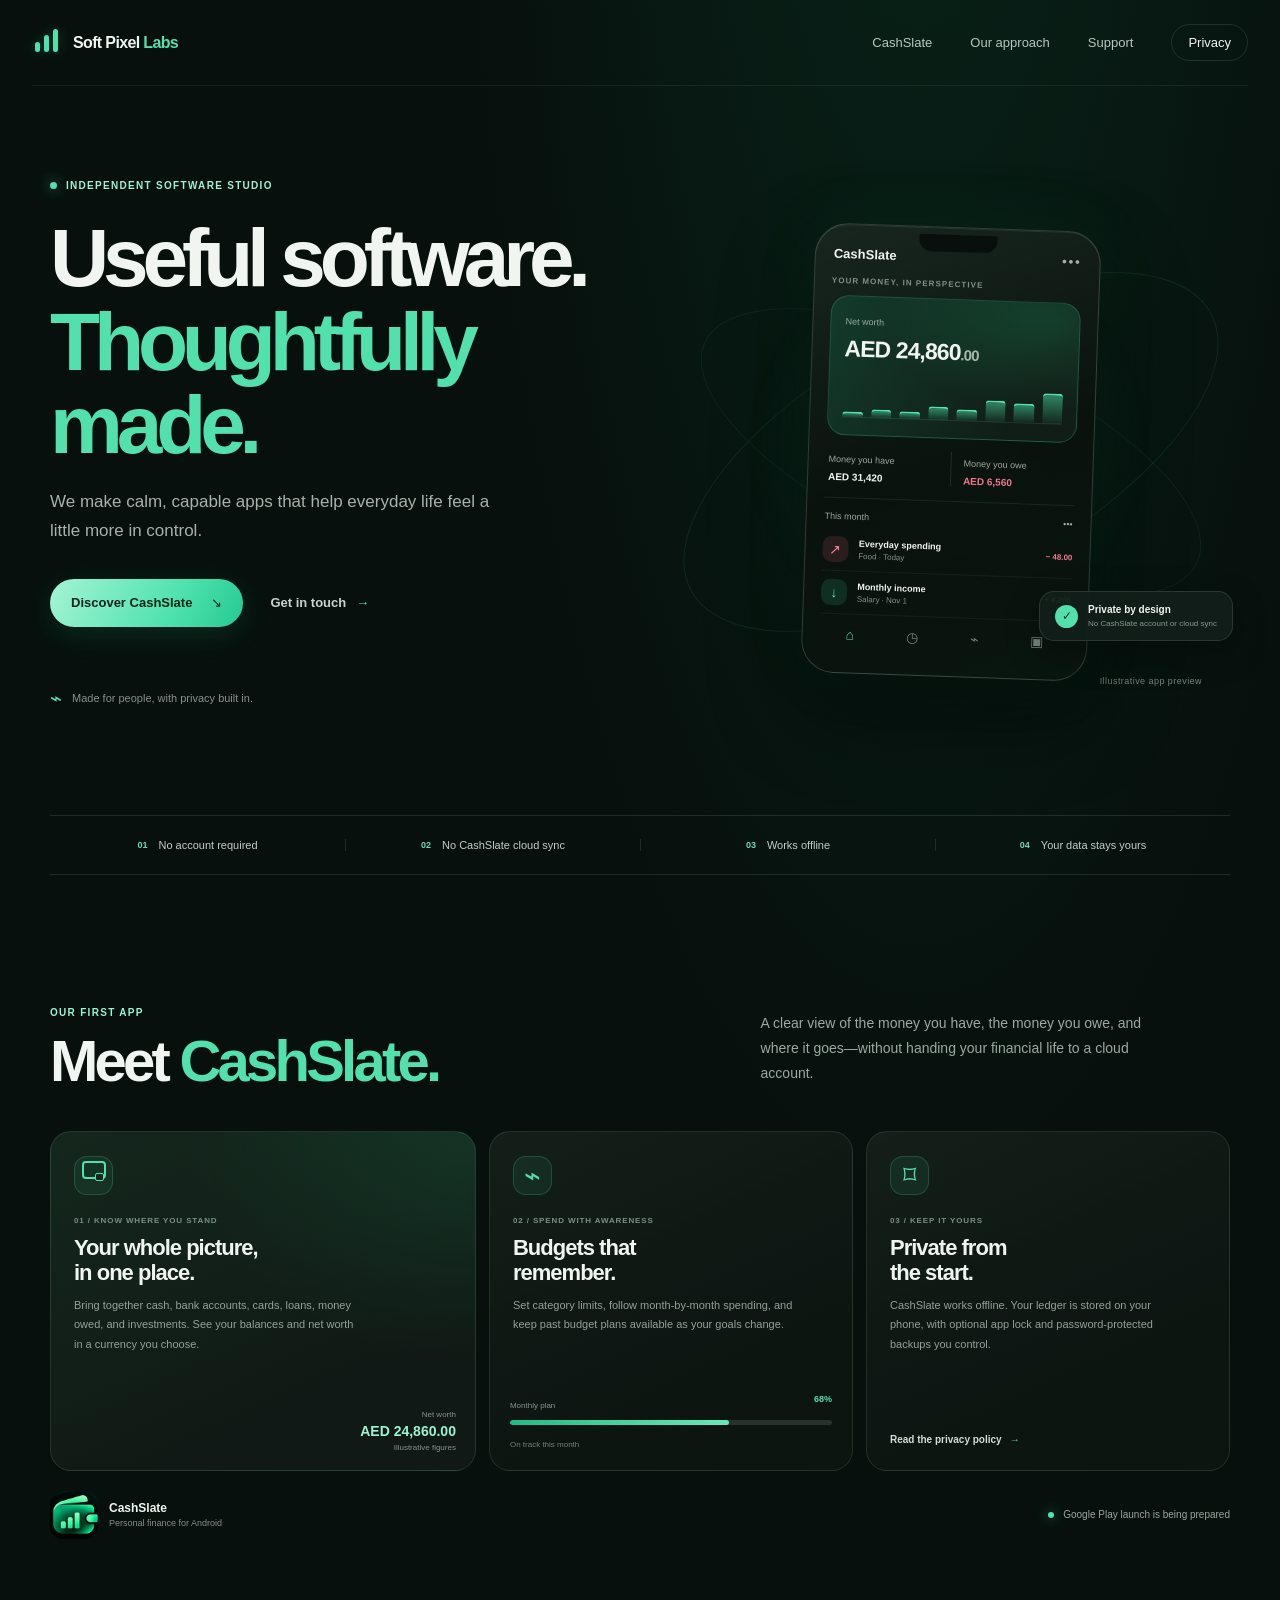
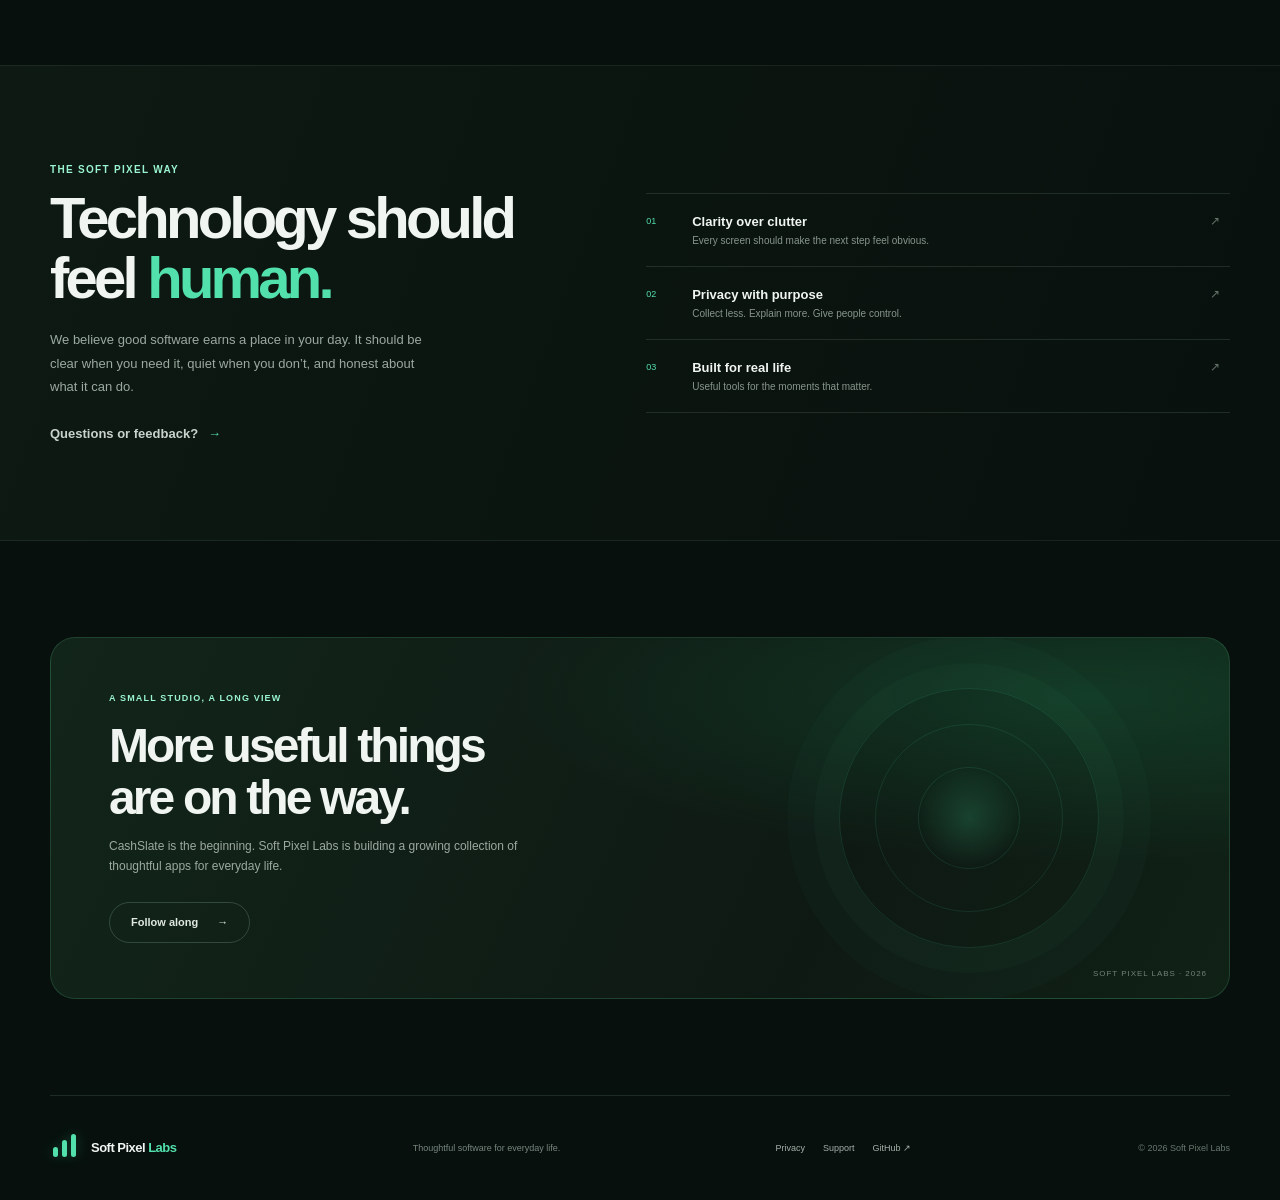
<file: index.html>
<!doctype html>
<html lang="en">
<head>
  <meta charset="utf-8">
  <meta name="viewport" content="width=device-width, initial-scale=1">
  <meta name="theme-color" content="#07100d">
  <meta name="description" content="Soft Pixel Labs makes thoughtful software for everyday life. Meet CashSlate, the private offline money tracker for Android.">
  <meta property="og:type" content="website">
  <meta property="og:title" content="Soft Pixel Labs — thoughtful software, made simply">
  <meta property="og:description" content="Meet CashSlate: a private, offline-first way to understand your money.">
  <meta property="og:image" content="assets/cashslate-mark.png">
  <title>Soft Pixel Labs — thoughtful software, made simply</title>
  <link rel="icon" type="image/png" href="assets/cashslate-mark.png">
  <link rel="stylesheet" href="styles.css">
  <script src="script.js" defer></script>
</head>
<body>
  <div class="ambient ambient-one" aria-hidden="true"></div>
  <div class="ambient ambient-two" aria-hidden="true"></div>
  <header class="site-header">
    <a class="brand" href="#top" aria-label="Soft Pixel Labs home">
      <span class="brand-mark"><span></span><span></span><span></span></span>
      <span>Soft Pixel <b>Labs</b></span>
    </a>
    <button class="menu-toggle" type="button" aria-label="Open navigation" aria-expanded="false" aria-controls="site-nav">
      <span></span><span></span>
    </button>
    <nav class="site-nav" id="site-nav" aria-label="Main navigation">
      <a href="#cashslate">CashSlate</a>
      <a href="#principles">Our approach</a>
      <a href="support.html">Support</a>
      <a class="nav-cta" href="privacy.html">Privacy</a>
    </nav>
  </header>

  <main id="top">
    <section class="hero page-width">
      <div class="hero-copy">
        <div class="eyebrow"><span class="status-dot"></span> Independent software studio</div>
        <h1>Useful software.<br><span>Thoughtfully made.</span></h1>
        <p class="hero-lede">We make calm, capable apps that help everyday life feel a little more in control.</p>
        <div class="hero-actions">
          <a class="button button-primary" href="#cashslate">Discover CashSlate <span aria-hidden="true">↘</span></a>
          <a class="text-link" href="support.html">Get in touch <span aria-hidden="true">→</span></a>
        </div>
        <div class="hero-proof"><span class="proof-icon" aria-hidden="true">⌁</span><span>Made for people, with privacy built in.</span></div>
      </div>

      <div class="hero-art" aria-label="Illustrative preview of the CashSlate money dashboard">
        <div class="orbit orbit-a"></div><div class="orbit orbit-b"></div>
        <div class="glow-disc"></div>
        <div class="phone-frame">
          <div class="phone-top"><span>CashSlate</span><span class="phone-avatar">•••</span></div>
          <div class="preview-label">YOUR MONEY, IN PERSPECTIVE</div>
          <div class="preview-networth">
            <span>Net worth</span>
            <strong>AED 24,860<span>.00</span></strong>
            <div class="preview-chart" aria-hidden="true"><i></i><i></i><i></i><i></i><i></i><i></i><i></i><i></i></div>
          </div>
          <div class="preview-split">
            <div><span>Money you have</span><b>AED 31,420</b></div>
            <div><span>Money you owe</span><b class="coral">AED 6,560</b></div>
          </div>
          <div class="preview-section-title"><span>This month</span><span>•••</span></div>
          <div class="preview-row"><span class="row-icon mint">↗</span><span><b>Everyday spending</b><small>Food · Today</small></span><strong class="coral">− 48.00</strong></div>
          <div class="preview-row"><span class="row-icon green">↓</span><span><b>Monthly income</b><small>Salary · Nov 1</small></span><strong class="mint-text">+ 4,200</strong></div>
          <div class="preview-tabs"><span class="active-tab">⌂</span><span>◷</span><span>⌁</span><span>▣</span></div>
        </div>
        <div class="float-note"><span class="note-check">✓</span><span><b>Private by design</b><small>No CashSlate account or cloud sync</small></span></div>
        <span class="art-caption">Illustrative app preview</span>
      </div>
    </section>

    <section class="trust-strip page-width" aria-label="CashSlate principles">
      <div><span class="strip-mark">01</span><span>No account required</span></div>
      <div><span class="strip-mark">02</span><span>No CashSlate cloud sync</span></div>
      <div><span class="strip-mark">03</span><span>Works offline</span></div>
      <div><span class="strip-mark">04</span><span>Your data stays yours</span></div>
    </section>

    <section class="product-section page-width" id="cashslate">
      <div class="section-heading">
        <div><div class="eyebrow">Our first app</div><h2>Meet <span>CashSlate.</span></h2></div>
        <p>A clear view of the money you have, the money you owe, and where it goes—without handing your financial life to a cloud account.</p>
      </div>
      <div class="product-grid">
        <article class="feature-card feature-large">
          <div class="feature-icon icon-wallet" aria-hidden="true"><span></span></div>
          <div class="feature-kicker">01 / Know where you stand</div>
          <h3>Your whole picture,<br>in one place.</h3>
          <p>Bring together cash, bank accounts, cards, loans, money owed, and investments. See your balances and net worth in a currency you choose.</p>
          <div class="mini-balance"><span>Net worth</span><strong>AED 24,860.00</strong><small>Illustrative figures</small></div>
        </article>
        <article class="feature-card">
          <div class="feature-icon icon-chart" aria-hidden="true">⌁</div>
          <div class="feature-kicker">02 / Spend with awareness</div>
          <h3>Budgets that<br>remember.</h3>
          <p>Set category limits, follow month-by-month spending, and keep past budget plans available as your goals change.</p>
          <div class="budget-meter"><span>Monthly plan</span><b>68%</b><i><em></em></i><small>On track this month</small></div>
        </article>
        <article class="feature-card">
          <div class="feature-icon icon-lock" aria-hidden="true">⌑</div>
          <div class="feature-kicker">03 / Keep it yours</div>
          <h3>Private from<br>the start.</h3>
          <p>CashSlate works offline. Your ledger is stored on your phone, with optional app lock and password-protected backups you control.</p>
          <a class="card-link" href="privacy.html">Read the privacy policy <span>→</span></a>
        </article>
      </div>
      <div class="product-footer">
        <div class="app-brand"><img src="assets/cashslate-mark.png" alt="" width="48" height="48"><span><b>CashSlate</b><small>Personal finance for Android</small></span></div>
        <div class="availability"><span class="availability-dot"></span><span>Google Play launch is being prepared</span></div>
      </div>
    </section>

    <section class="principles-section" id="principles">
      <div class="page-width principles-inner">
        <div class="principles-copy"><div class="eyebrow">The Soft Pixel way</div><h2>Technology should<br>feel <span>human.</span></h2><p>We believe good software earns a place in your day. It should be clear when you need it, quiet when you don’t, and honest about what it can do.</p><a class="text-link" href="support.html">Questions or feedback? <span aria-hidden="true">→</span></a></div>
        <div class="principles-list">
          <div><span>01</span><p><b>Clarity over clutter</b><small>Every screen should make the next step feel obvious.</small></p><span class="list-arrow">↗</span></div>
          <div><span>02</span><p><b>Privacy with purpose</b><small>Collect less. Explain more. Give people control.</small></p><span class="list-arrow">↗</span></div>
          <div><span>03</span><p><b>Built for real life</b><small>Useful tools for the moments that matter.</small></p><span class="list-arrow">↗</span></div>
        </div>
      </div>
    </section>

    <section class="future-section page-width">
      <div class="future-card"><div class="future-orb"></div><div class="eyebrow">A small studio, a long view</div><h2>More useful things<br>are on the way.</h2><p>CashSlate is the beginning. Soft Pixel Labs is building a growing collection of thoughtful apps for everyday life.</p><a class="button button-quiet" href="support.html">Follow along <span aria-hidden="true">→</span></a><span class="future-index">SOFT PIXEL LABS · 2026</span></div>
    </section>
  </main>

  <footer class="site-footer page-width">
    <a class="brand footer-brand" href="#top"><span class="brand-mark"><span></span><span></span><span></span></span><span>Soft Pixel <b>Labs</b></span></a>
    <p>Thoughtful software for everyday life.</p>
    <div class="footer-links"><a href="privacy.html">Privacy</a><a href="support.html">Support</a><a href="https://github.com/nizamek/soft-pixel-labs-website" target="_blank" rel="noopener noreferrer">GitHub <span aria-hidden="true">↗</span></a></div>
    <small class="copyright">© <span data-year>2026</span> Soft Pixel Labs</small>
  </footer>
</body>
</html>
</file>
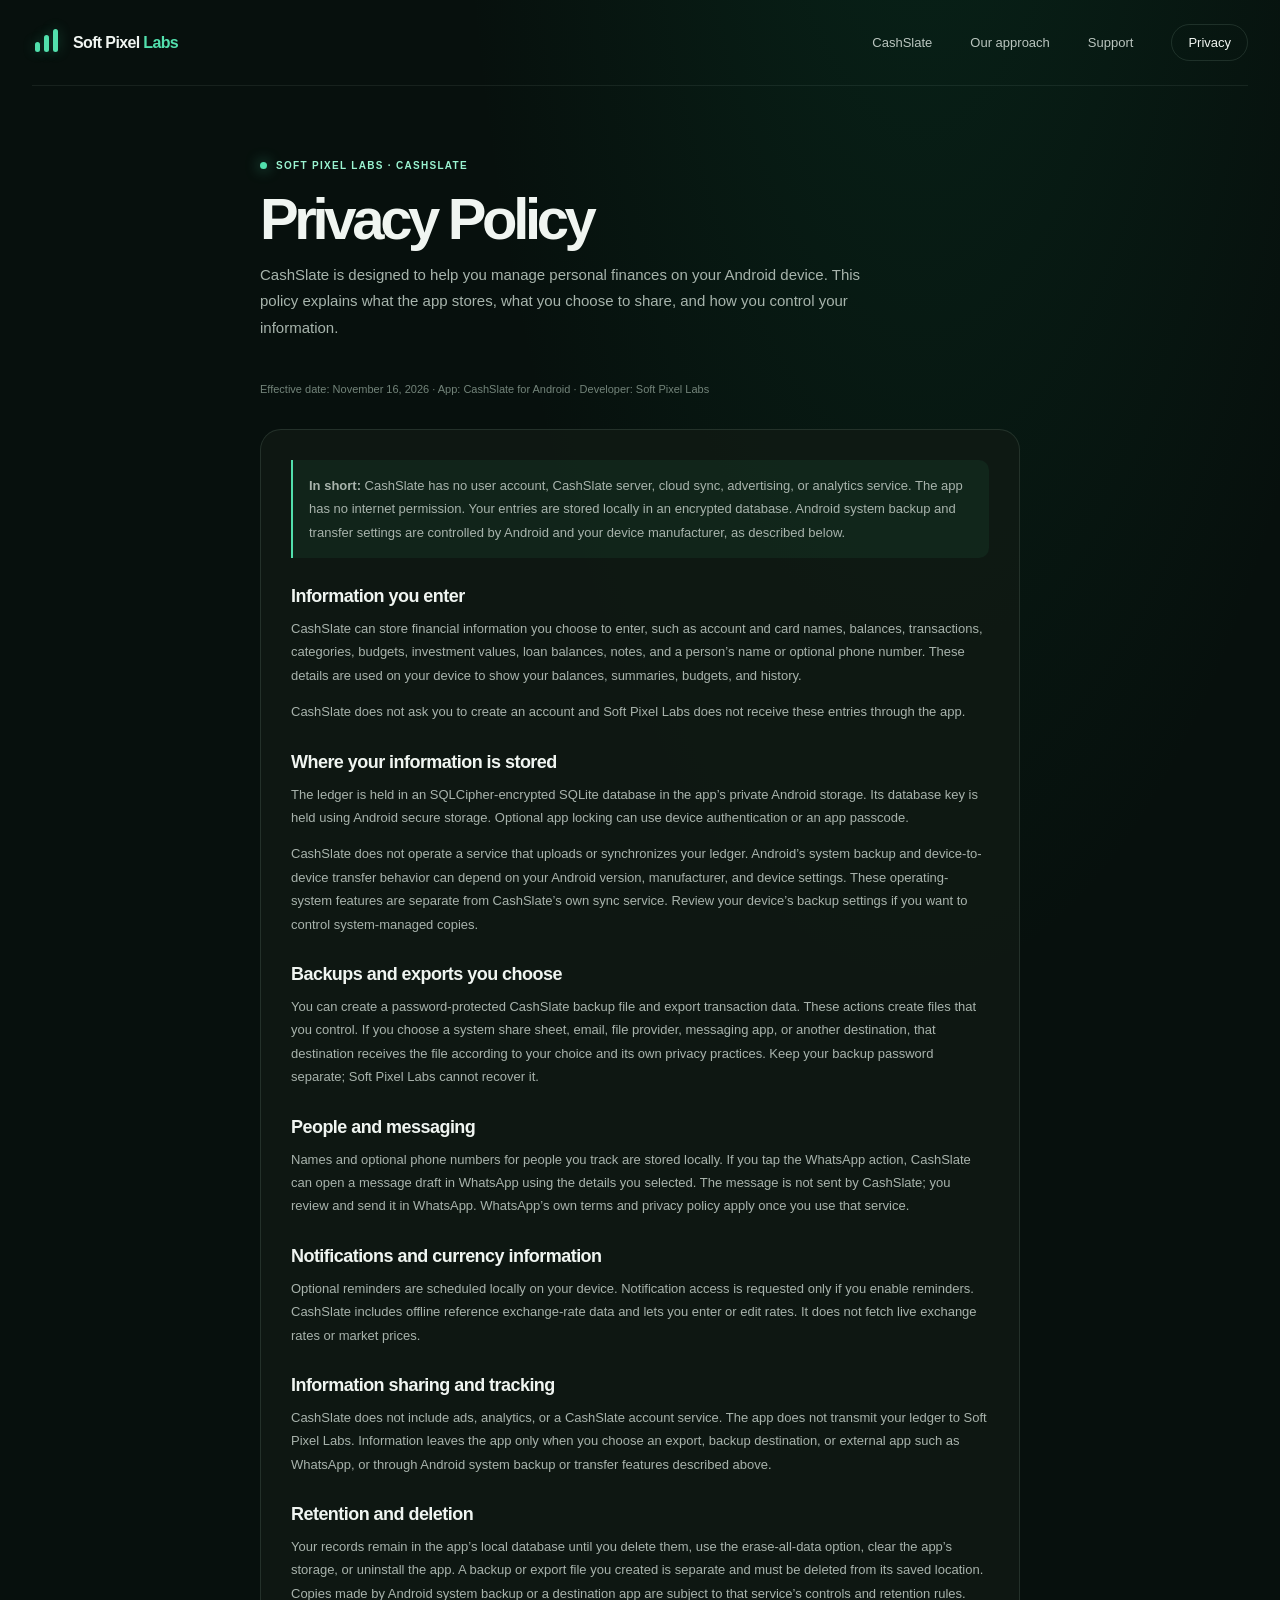
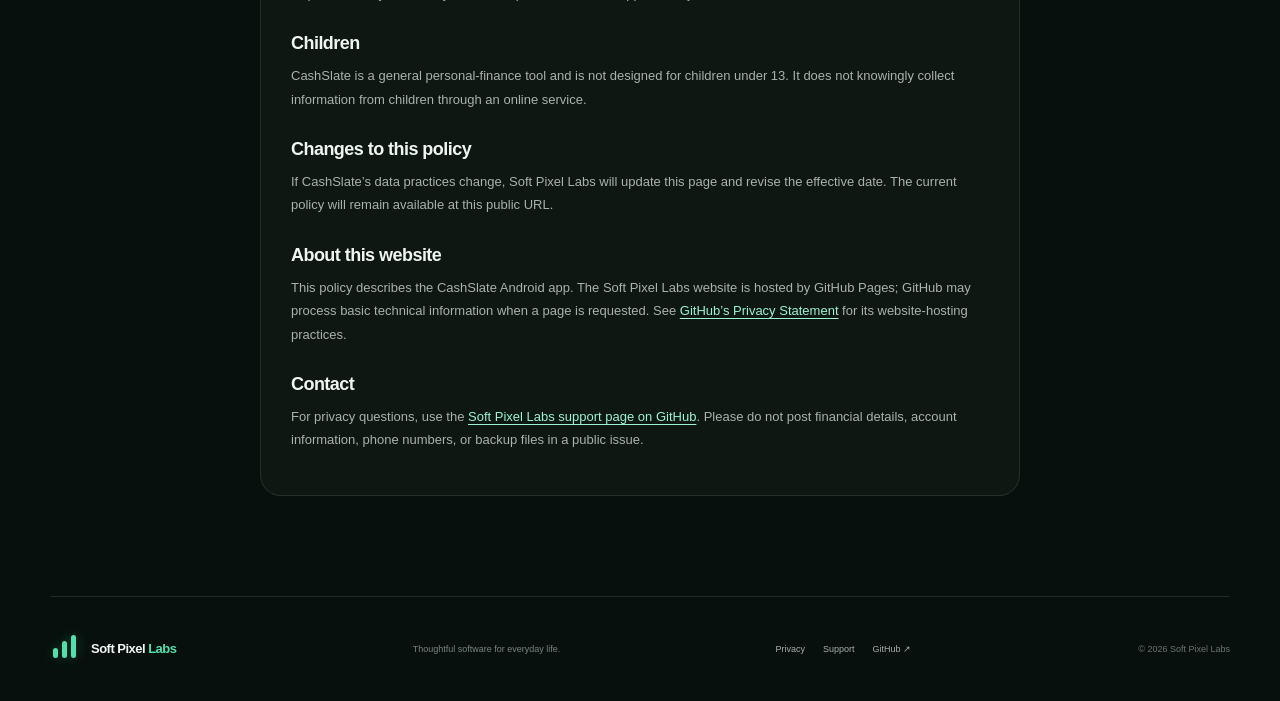
<file: privacy.html>
<!doctype html>
<html lang="en">
<head>
  <meta charset="utf-8">
  <meta name="viewport" content="width=device-width, initial-scale=1">
  <meta name="theme-color" content="#07100d">
  <meta name="description" content="Privacy policy for CashSlate by Soft Pixel Labs.">
  <title>CashSlate Privacy Policy — Soft Pixel Labs</title>
  <link rel="icon" type="image/png" href="assets/cashslate-mark.png">
  <link rel="stylesheet" href="styles.css">
  <script src="script.js" defer></script>
</head>
<body>
  <header class="site-header">
    <a class="brand" href="index.html" aria-label="Soft Pixel Labs home"><span class="brand-mark"><span></span><span></span><span></span></span><span>Soft Pixel <b>Labs</b></span></a>
    <button class="menu-toggle" type="button" aria-label="Open navigation" aria-expanded="false" aria-controls="site-nav"><span></span><span></span></button>
    <nav class="site-nav" id="site-nav" aria-label="Main navigation"><a href="index.html#cashslate">CashSlate</a><a href="index.html#principles">Our approach</a><a href="support.html">Support</a><a class="nav-cta" href="privacy.html" aria-current="page">Privacy</a></nav>
  </header>
  <main class="document-main">
    <article class="document-wrap">
      <div class="eyebrow"><span class="status-dot"></span> Soft Pixel Labs · CashSlate</div>
      <h1>Privacy Policy</h1>
      <p class="document-intro">CashSlate is designed to help you manage personal finances on your Android device. This policy explains what the app stores, what you choose to share, and how you control your information.</p>
      <div class="document-meta">Effective date: November 16, 2026 · App: CashSlate for Android · Developer: Soft Pixel Labs</div>
      <div class="document-content">
        <p class="callout"><strong>In short:</strong> CashSlate has no user account, CashSlate server, cloud sync, advertising, or analytics service. The app has no internet permission. Your entries are stored locally in an encrypted database. Android system backup and transfer settings are controlled by Android and your device manufacturer, as described below.</p>

        <h2>Information you enter</h2>
        <p>CashSlate can store financial information you choose to enter, such as account and card names, balances, transactions, categories, budgets, investment values, loan balances, notes, and a person’s name or optional phone number. These details are used on your device to show your balances, summaries, budgets, and history.</p>
        <p>CashSlate does not ask you to create an account and Soft Pixel Labs does not receive these entries through the app.</p>

        <h2>Where your information is stored</h2>
        <p>The ledger is held in an SQLCipher-encrypted SQLite database in the app’s private Android storage. Its database key is held using Android secure storage. Optional app locking can use device authentication or an app passcode.</p>
        <p>CashSlate does not operate a service that uploads or synchronizes your ledger. Android’s system backup and device-to-device transfer behavior can depend on your Android version, manufacturer, and device settings. These operating-system features are separate from CashSlate’s own sync service. Review your device’s backup settings if you want to control system-managed copies.</p>

        <h2>Backups and exports you choose</h2>
        <p>You can create a password-protected CashSlate backup file and export transaction data. These actions create files that you control. If you choose a system share sheet, email, file provider, messaging app, or another destination, that destination receives the file according to your choice and its own privacy practices. Keep your backup password separate; Soft Pixel Labs cannot recover it.</p>

        <h2>People and messaging</h2>
        <p>Names and optional phone numbers for people you track are stored locally. If you tap the WhatsApp action, CashSlate can open a message draft in WhatsApp using the details you selected. The message is not sent by CashSlate; you review and send it in WhatsApp. WhatsApp’s own terms and privacy policy apply once you use that service.</p>

        <h2>Notifications and currency information</h2>
        <p>Optional reminders are scheduled locally on your device. Notification access is requested only if you enable reminders. CashSlate includes offline reference exchange-rate data and lets you enter or edit rates. It does not fetch live exchange rates or market prices.</p>

        <h2>Information sharing and tracking</h2>
        <p>CashSlate does not include ads, analytics, or a CashSlate account service. The app does not transmit your ledger to Soft Pixel Labs. Information leaves the app only when you choose an export, backup destination, or external app such as WhatsApp, or through Android system backup or transfer features described above.</p>

        <h2>Retention and deletion</h2>
        <p>Your records remain in the app’s local database until you delete them, use the erase-all-data option, clear the app’s storage, or uninstall the app. A backup or export file you created is separate and must be deleted from its saved location. Copies made by Android system backup or a destination app are subject to that service’s controls and retention rules.</p>

        <h2>Children</h2>
        <p>CashSlate is a general personal-finance tool and is not designed for children under 13. It does not knowingly collect information from children through an online service.</p>

        <h2>Changes to this policy</h2>
        <p>If CashSlate’s data practices change, Soft Pixel Labs will update this page and revise the effective date. The current policy will remain available at this public URL.</p>

        <h2>About this website</h2>
        <p>This policy describes the CashSlate Android app. The Soft Pixel Labs website is hosted by GitHub Pages; GitHub may process basic technical information when a page is requested. See <a href="https://docs.github.com/en/site-policy/privacy-policies/github-privacy-statement" target="_blank" rel="noopener noreferrer">GitHub’s Privacy Statement</a> for its website-hosting practices.</p>

        <h2>Contact</h2>
        <p>For privacy questions, use the <a href="https://github.com/nizamek/soft-pixel-labs-website/issues" target="_blank" rel="noopener noreferrer">Soft Pixel Labs support page on GitHub</a>. Please do not post financial details, account information, phone numbers, or backup files in a public issue.</p>
      </div>
    </article>
  </main>
  <footer class="site-footer page-width">
    <a class="brand footer-brand" href="index.html"><span class="brand-mark"><span></span><span></span><span></span></span><span>Soft Pixel <b>Labs</b></span></a>
    <p>Thoughtful software for everyday life.</p>
    <div class="footer-links"><a href="privacy.html" aria-current="page">Privacy</a><a href="support.html">Support</a><a href="https://github.com/nizamek/soft-pixel-labs-website" target="_blank" rel="noopener noreferrer">GitHub ↗</a></div>
    <small class="copyright">© <span data-year>2026</span> Soft Pixel Labs</small>
  </footer>
</body>
</html>
</file>
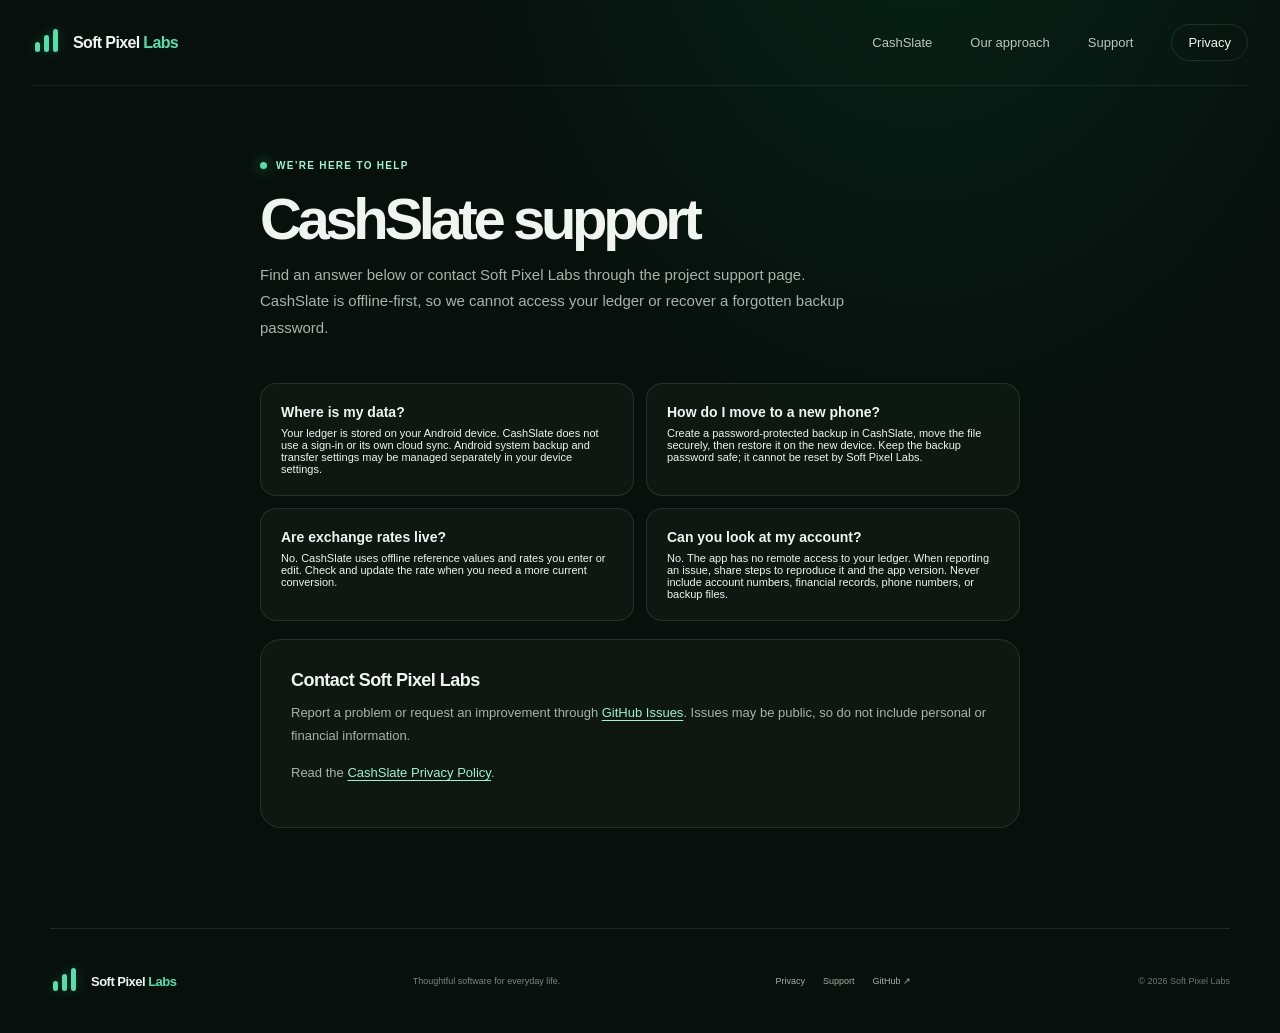
<file: support.html>
<!doctype html>
<html lang="en">
<head>
  <meta charset="utf-8">
  <meta name="viewport" content="width=device-width, initial-scale=1">
  <meta name="theme-color" content="#07100d">
  <meta name="description" content="CashSlate help, common questions, and support from Soft Pixel Labs.">
  <title>CashSlate Support — Soft Pixel Labs</title>
  <link rel="icon" type="image/png" href="assets/cashslate-mark.png">
  <link rel="stylesheet" href="styles.css">
  <script src="script.js" defer></script>
</head>
<body>
  <header class="site-header">
    <a class="brand" href="index.html" aria-label="Soft Pixel Labs home"><span class="brand-mark"><span></span><span></span><span></span></span><span>Soft Pixel <b>Labs</b></span></a>
    <button class="menu-toggle" type="button" aria-label="Open navigation" aria-expanded="false" aria-controls="site-nav"><span></span><span></span></button>
    <nav class="site-nav" id="site-nav" aria-label="Main navigation"><a href="index.html#cashslate">CashSlate</a><a href="index.html#principles">Our approach</a><a href="support.html" aria-current="page">Support</a><a class="nav-cta" href="privacy.html">Privacy</a></nav>
  </header>
  <main class="document-main">
    <article class="document-wrap">
      <div class="eyebrow"><span class="status-dot"></span> We’re here to help</div>
      <h1>CashSlate support</h1>
      <p class="document-intro">Find an answer below or contact Soft Pixel Labs through the project support page. CashSlate is offline-first, so we cannot access your ledger or recover a forgotten backup password.</p>
      <div class="support-grid">
        <section class="support-card"><h2>Where is my data?</h2><p>Your ledger is stored on your Android device. CashSlate does not use a sign-in or its own cloud sync. Android system backup and transfer settings may be managed separately in your device settings.</p></section>
        <section class="support-card"><h2>How do I move to a new phone?</h2><p>Create a password-protected backup in CashSlate, move the file securely, then restore it on the new device. Keep the backup password safe; it cannot be reset by Soft Pixel Labs.</p></section>
        <section class="support-card"><h2>Are exchange rates live?</h2><p>No. CashSlate uses offline reference values and rates you enter or edit. Check and update the rate when you need a more current conversion.</p></section>
        <section class="support-card"><h2>Can you look at my account?</h2><p>No. The app has no remote access to your ledger. When reporting an issue, share steps to reproduce it and the app version. Never include account numbers, financial records, phone numbers, or backup files.</p></section>
      </div>
      <div class="document-content support-contact">
        <h2>Contact Soft Pixel Labs</h2>
        <p>Report a problem or request an improvement through <a href="https://github.com/nizamek/soft-pixel-labs-website/issues" target="_blank" rel="noopener noreferrer">GitHub Issues</a>. Issues may be public, so do not include personal or financial information.</p>
        <p>Read the <a href="privacy.html">CashSlate Privacy Policy</a>.</p>
      </div>
    </article>
  </main>
  <footer class="site-footer page-width">
    <a class="brand footer-brand" href="index.html"><span class="brand-mark"><span></span><span></span><span></span></span><span>Soft Pixel <b>Labs</b></span></a>
    <p>Thoughtful software for everyday life.</p>
    <div class="footer-links"><a href="privacy.html">Privacy</a><a href="support.html" aria-current="page">Support</a><a href="https://github.com/nizamek/soft-pixel-labs-website" target="_blank" rel="noopener noreferrer">GitHub ↗</a></div>
    <small class="copyright">© <span data-year>2026</span> Soft Pixel Labs</small>
  </footer>
</body>
</html>
</file>
<file: styles.css>
:root {
  color-scheme: dark;
  --bg: #07100d;
  --bg-soft: #0b1511;
  --panel: #111c17;
  --panel-strong: #14221b;
  --line: rgba(181, 222, 201, .13);
  --line-bright: rgba(112, 234, 183, .26);
  --text: #f0f5f1;
  --muted: #98a69f;
  --mint: #52e0ad;
  --mint-soft: #9af4d1;
  --coral: #f0788b;
  --font-display: "Inter", "Segoe UI", Arial, sans-serif;
  --font-body: "Inter", "Segoe UI", Arial, sans-serif;
  font-family: var(--font-body);
  background: var(--bg);
  color: var(--text);
  font-synthesis: none;
  text-rendering: optimizeLegibility;
  -webkit-font-smoothing: antialiased;
}

* { box-sizing: border-box; }
html { scroll-behavior: smooth; scroll-padding-top: 95px; }
body { min-width: 320px; margin: 0; overflow-x: hidden; background: radial-gradient(ellipse at 72% -16%, rgba(12, 117, 74, .2), transparent 36%), var(--bg); }
a { color: inherit; text-decoration: none; }
button { font: inherit; }
.page-width { width: min(1180px, calc(100% - 64px)); margin-inline: auto; }
.ambient { position: absolute; z-index: -1; pointer-events: none; filter: blur(90px); opacity: .18; border-radius: 50%; }
.ambient-one { width: 450px; height: 450px; top: 280px; right: -230px; background: #16a56c; }
.ambient-two { width: 360px; height: 360px; top: 1520px; left: -230px; background: #0a6346; }

.site-header { width: min(1280px, calc(100% - 64px)); height: 86px; margin: 0 auto; display: flex; align-items: center; justify-content: space-between; border-bottom: 1px solid rgba(219, 244, 230, .07); position: relative; z-index: 5; }
.brand { display: inline-flex; align-items: center; gap: 12px; font-family: var(--font-display); font-size: 16px; font-weight: 700; letter-spacing: -.04em; white-space: nowrap; }
.brand b { color: var(--mint); font-weight: 700; }
.brand-mark { height: 27px; display: inline-flex; align-items: end; gap: 4px; padding: 4px 3px; }
.brand-mark span { width: 5px; border-radius: 5px; background: var(--mint); box-shadow: 0 0 13px rgba(82, 224, 173, .28); }
.brand-mark span:nth-child(1) { height: 10px; }.brand-mark span:nth-child(2) { height: 17px; }.brand-mark span:nth-child(3) { height: 23px; }
.site-nav { display: flex; align-items: center; gap: 38px; font-size: 13px; color: #bac5bf; }
.site-nav a { transition: color .2s ease; }.site-nav a:hover, .footer-links a:hover { color: var(--mint); }
.site-nav .nav-cta { color: var(--text); border: 1px solid var(--line); padding: 10px 16px; border-radius: 999px; }
.menu-toggle { display: none; }

.hero { min-height: 670px; padding-block: 94px 90px; display: grid; grid-template-columns: 1.03fr .97fr; align-items: center; gap: 28px; }
.hero-copy { position: relative; z-index: 2; padding-bottom: 15px; }
.eyebrow { display: flex; align-items: center; gap: 9px; color: var(--mint-soft); text-transform: uppercase; letter-spacing: .13em; font-size: 10px; font-weight: 700; }
.status-dot, .availability-dot { width: 7px; height: 7px; border-radius: 50%; background: var(--mint); box-shadow: 0 0 14px rgba(82, 224, 173, .7); }
h1, h2, h3, p { margin-top: 0; }
h1, h2, h3 { font-family: var(--font-display); }
h1 { margin: 25px 0 21px; font-size: clamp(52px, 6.7vw, 82px); line-height: 1.02; letter-spacing: -.075em; font-weight: 700; }
h1 span, .section-heading h2 span, .principles-copy h2 span { color: var(--mint); }
.hero-lede { max-width: 470px; color: #a6b2ab; font-size: 17px; line-height: 1.7; }
.hero-actions { display: flex; align-items: center; gap: 27px; margin-top: 33px; }
.button { min-height: 48px; display: inline-flex; align-items: center; justify-content: center; gap: 19px; border-radius: 999px; padding: 0 21px; font-size: 13px; font-weight: 700; transition: transform .2s ease, box-shadow .2s ease, border-color .2s ease; }
.button:hover { transform: translateY(-2px); }
.button-primary { color: #06251a; background: linear-gradient(115deg, #a4f4d5, #4de1ad 65%, #26c992); box-shadow: 0 7px 28px rgba(36, 204, 143, .15); }
.button-primary:hover { box-shadow: 0 9px 34px rgba(36, 204, 143, .27); }
.text-link { display: inline-flex; gap: 10px; align-items: center; color: #c9d2cd; font-size: 13px; font-weight: 600; }
.text-link span, .card-link span { color: var(--mint); transition: transform .2s ease; }.text-link:hover span, .card-link:hover span { transform: translateX(3px); }
.hero-proof { display: flex; gap: 10px; align-items: center; margin-top: 59px; color: #83928a; font-size: 11px; }
.proof-icon { color: var(--mint); font-size: 20px; }

.hero-art { height: 500px; position: relative; display: grid; place-items: center; }
.glow-disc { width: 380px; height: 380px; position: absolute; border-radius: 50%; background: radial-gradient(circle at 48% 46%, rgba(40, 182, 123, .24), rgba(16, 82, 57, .08) 48%, transparent 71%); filter: blur(10px); }
.orbit { position: absolute; border: 1px solid rgba(89, 222, 165, .1); border-radius: 50%; transform: rotate(-28deg); }
.orbit-a { width: 590px; height: 260px; }.orbit-b { width: 540px; height: 205px; transform: rotate(24deg); border-color: rgba(89, 222, 165, .08); }
.phone-frame { width: 286px; height: 450px; position: relative; z-index: 1; padding: 17px 17px 13px; border: 1px solid rgba(193, 226, 207, .2); border-radius: 33px; background: linear-gradient(160deg, rgba(25, 39, 32, .98), rgba(10, 18, 14, .98) 52%, rgba(9, 22, 16, .96)); box-shadow: 0 34px 90px rgba(0, 0, 0, .48), inset 0 1px rgba(255, 255, 255, .08), 0 0 70px rgba(37, 203, 134, .07); transform: rotate(2deg); }
.phone-frame::before { content: ""; width: 78px; height: 17px; position: absolute; left: 50%; top: 7px; transform: translateX(-50%); border-radius: 0 0 12px 12px; background: #080f0c; }
.phone-top { display: flex; justify-content: space-between; align-items: center; padding: 5px 1px 15px; font-family: var(--font-display); font-weight: 700; font-size: 13px; }
.phone-avatar { color: #a2b1a8; letter-spacing: 2px; }.preview-label { color: #7f9086; font-size: 8px; letter-spacing: .13em; font-weight: 700; }
.preview-networth { height: 140px; position: relative; margin-top: 10px; padding: 14px; overflow: hidden; border: 1px solid rgba(82, 224, 173, .21); border-radius: 18px; background: radial-gradient(ellipse at 88% 12%, rgba(31, 154, 98, .25), transparent 54%), linear-gradient(120deg, #123b2b, #111d17 80%); }
.preview-networth > span, .preview-split span, .preview-section-title { color: #99aaa0; font-size: 9px; }.preview-networth strong { display: block; margin-top: 7px; font-family: var(--font-display); font-size: 23px; letter-spacing: -.04em; }.preview-networth strong span { color: #a8b7ad; font-size: 15px; }
.preview-chart { position: absolute; left: 14px; right: 14px; bottom: 17px; height: 33px; display: flex; align-items: end; gap: 8px; border-bottom: 1px solid rgba(179, 223, 199, .12); }.preview-chart i { flex: 1; background: linear-gradient(0deg, rgba(60, 214, 157, .06), rgba(75, 228, 169, .5)); border-top: 2px solid #54e4b0; border-radius: 4px 4px 0 0; }.preview-chart i:nth-child(1) { height: 16%; }.preview-chart i:nth-child(2) { height: 26%; }.preview-chart i:nth-child(3) { height: 22%; }.preview-chart i:nth-child(4) { height: 42%; }.preview-chart i:nth-child(5) { height: 34%; }.preview-chart i:nth-child(6) { height: 65%; }.preview-chart i:nth-child(7) { height: 58%; }.preview-chart i:nth-child(8) { height: 94%; }
.preview-split { display: grid; grid-template-columns: 1fr 1fr; padding: 13px 3px 15px; border-bottom: 1px solid rgba(179, 223, 199, .1); }.preview-split div + div { padding-left: 12px; border-left: 1px solid rgba(179, 223, 199, .14); }.preview-split b { display: block; margin-top: 5px; font-size: 10px; }.coral { color: var(--coral) !important; }.preview-section-title { display: flex; justify-content: space-between; padding: 13px 1px 7px; }
.preview-row { display: grid; grid-template-columns: 28px 1fr auto; gap: 8px; align-items: center; padding-block: 8px; border-bottom: 1px solid rgba(179, 223, 199, .07); }.preview-row b { display: block; font-size: 9px; font-weight: 600; }.preview-row small { display: block; margin-top: 3px; color: #829187; font-size: 8px; }.preview-row strong { font-size: 8px; }.mint-text { color: var(--mint); }.row-icon { width: 26px; height: 26px; display: grid; place-items: center; border-radius: 9px; font-size: 14px; }.row-icon.mint { color: #ff8190; background: rgba(229, 92, 118, .15); }.row-icon.green { color: var(--mint); background: rgba(57, 205, 145, .15); }
.preview-tabs { display: flex; justify-content: space-around; padding-top: 12px; color: #73847a; font-size: 14px; }.preview-tabs .active-tab { color: var(--mint); }
.float-note { position: absolute; right: -3px; bottom: 61px; z-index: 2; display: flex; gap: 10px; align-items: center; padding: 12px 15px; border: 1px solid rgba(213, 242, 225, .12); border-radius: 15px; background: rgba(19, 31, 25, .93); box-shadow: 0 12px 35px rgba(0, 0, 0, .28); }.note-check { width: 23px; height: 23px; display: grid; place-items: center; border-radius: 50%; color: #07261a; background: var(--mint); font-weight: 800; font-size: 12px; }.float-note b, .float-note small { display: block; }.float-note b { font-size: 10px; }.float-note small { margin-top: 4px; color: #89988f; font-size: 8px; }.art-caption { position: absolute; right: 28px; bottom: 16px; color: #77877d; font-size: 9px; letter-spacing: .05em; }

.trust-strip { display: grid; grid-template-columns: repeat(4, 1fr); padding-block: 23px; border-top: 1px solid var(--line); border-bottom: 1px solid var(--line); }.trust-strip > div { display: flex; align-items: center; justify-content: center; gap: 11px; color: #c3cec7; font-size: 11px; }.trust-strip > div + div { border-left: 1px solid var(--line); }.strip-mark { color: #67dcb0; font-family: var(--font-display); font-size: 9px; font-weight: 700; }
.product-section { padding-block: 132px 126px; }.section-heading { display: grid; grid-template-columns: 1fr .7fr; align-items: end; gap: 40px; margin-bottom: 39px; }.section-heading h2, .principles-copy h2 { margin: 13px 0 0; font-size: clamp(42px, 5vw, 58px); line-height: 1.05; letter-spacing: -.065em; }.section-heading > p { max-width: 410px; margin: 0 0 5px; color: #9baaa1; font-size: 14px; line-height: 1.8; }
.product-grid { display: grid; grid-template-columns: 1.17fr 1fr 1fr; gap: 13px; }.feature-card { min-height: 340px; position: relative; overflow: hidden; padding: 24px 23px 22px; border: 1px solid var(--line); border-radius: 21px; background: linear-gradient(155deg, rgba(23, 35, 28, .82), rgba(13, 21, 17, .94) 70%); transition: border-color .2s ease, transform .2s ease; }.feature-card:hover { transform: translateY(-3px); border-color: var(--line-bright); }.feature-large { background: radial-gradient(ellipse at 100% 0, rgba(29, 125, 82, .22), transparent 48%), linear-gradient(155deg, #14271d, #101915 75%); }.feature-icon { width: 39px; height: 39px; display: grid; place-items: center; margin-bottom: 21px; border: 1px solid rgba(82, 224, 173, .2); border-radius: 13px; color: var(--mint); background: rgba(42, 152, 106, .12); font-size: 22px; }.icon-wallet { position: relative; }.icon-wallet::before { content: ""; width: 20px; height: 14px; border: 2px solid var(--mint); border-radius: 4px; }.icon-wallet::after { content: ""; width: 7px; height: 6px; position: absolute; right: 8px; top: 16px; border: 1.5px solid var(--mint); border-radius: 2px; background: #14271d; }.icon-chart { font-size: 28px; }.icon-lock { font-size: 26px; }
.feature-kicker { color: #779087; text-transform: uppercase; letter-spacing: .11em; font-size: 8px; font-weight: 700; }.feature-card h3 { margin: 10px 0 10px; font-size: 22px; line-height: 1.17; letter-spacing: -.045em; }.feature-card p { max-width: 290px; margin: 0; color: #93a198; font-size: 11px; line-height: 1.75; }.mini-balance { position: absolute; right: 19px; bottom: 18px; display: flex; flex-direction: column; align-items: end; }.mini-balance span, .mini-balance small { color: #84948b; font-size: 8px; }.mini-balance strong { margin: 4px 0; color: var(--mint-soft); font-family: var(--font-display); font-size: 14px; }.budget-meter { position: absolute; right: 20px; bottom: 19px; left: 20px; }.budget-meter > span { color: #84948b; font-size: 8px; }.budget-meter > b { float: right; color: var(--mint); font-size: 9px; }.budget-meter i { height: 5px; display: block; margin: 8px 0; overflow: hidden; border-radius: 8px; background: #26322c; }.budget-meter em { width: 68%; height: 100%; display: block; border-radius: inherit; background: linear-gradient(90deg, #22bb83, #6be7b7); }.budget-meter small { color: #718078; font-size: 8px; }.card-link { position: absolute; bottom: 25px; left: 23px; display: inline-flex; gap: 8px; align-items: center; color: #d3ddd6; font-size: 10px; font-weight: 600; }.product-footer { display: flex; justify-content: space-between; align-items: center; padding-top: 20px; }.app-brand { display: flex; align-items: center; gap: 11px; }.app-brand img { border-radius: 13px; object-fit: cover; }.app-brand b, .app-brand small { display: block; }.app-brand b { font-family: var(--font-display); font-size: 12px; }.app-brand small { margin-top: 3px; color: #829087; font-size: 9px; }.availability { display: flex; gap: 9px; align-items: center; color: #9aa79f; font-size: 10px; }.availability-dot { width: 6px; height: 6px; }

.principles-section { padding-block: 98px; border-block: 1px solid rgba(219, 244, 230, .07); background: linear-gradient(110deg, rgba(15, 28, 21, .76), rgba(9, 17, 13, .72)); }.principles-inner { display: grid; grid-template-columns: .85fr 1fr; align-items: center; gap: 100px; }.principles-copy h2 { margin-bottom: 19px; }.principles-copy > p { max-width: 390px; margin-bottom: 25px; color: #9baaa1; font-size: 13px; line-height: 1.8; }.principles-list > div { display: grid; grid-template-columns: 32px 1fr 20px; gap: 14px; align-items: start; padding: 20px 0; border-bottom: 1px solid var(--line); }.principles-list > div:first-child { border-top: 1px solid var(--line); }.principles-list > div > span:first-child { padding-top: 2px; color: var(--mint); font-size: 9px; }.principles-list p { margin: 0; }.principles-list b, .principles-list small { display: block; }.principles-list b { font-family: var(--font-display); font-size: 13px; }.principles-list small { margin-top: 6px; color: #87958d; font-size: 10px; }.list-arrow { color: #64746a; font-size: 12px; }
.future-section { padding-block: 96px; }.future-card { position: relative; overflow: hidden; padding: 55px 58px; border: 1px solid rgba(95, 206, 151, .19); border-radius: 25px; background: radial-gradient(ellipse at 88% 16%, rgba(28, 135, 82, .27), transparent 39%), linear-gradient(115deg, #12251a, #0e1913 67%, #102116); }.future-card .eyebrow { font-size: 9px; }.future-card h2 { margin: 17px 0 11px; font-size: clamp(34px, 4vw, 48px); line-height: 1.1; letter-spacing: -.06em; }.future-card > p { max-width: 430px; color: #9ca9a1; font-size: 12px; line-height: 1.7; }.button-quiet { margin-top: 13px; min-height: 41px; border: 1px solid rgba(170, 215, 188, .22); color: #e0e9e2; font-size: 11px; }.button-quiet:hover { border-color: rgba(82, 224, 173, .6); }.future-orb { position: absolute; width: 260px; height: 260px; right: 11%; top: 50%; transform: translateY(-50%); border-radius: 50%; border: 1px solid rgba(82, 224, 173, .13); box-shadow: 0 0 0 25px rgba(82, 224, 173, .025), 0 0 0 52px rgba(82, 224, 173, .018); }.future-orb::before, .future-orb::after { content: ""; position: absolute; inset: 35px; border: 1px solid rgba(82, 224, 173, .11); border-radius: 50%; }.future-orb::after { inset: 78px; background: radial-gradient(circle, rgba(70, 213, 155, .18), transparent 72%); }.future-index { position: absolute; right: 22px; bottom: 20px; color: #718177; font-size: 8px; letter-spacing: .12em; }
.site-footer { min-height: 105px; display: grid; grid-template-columns: 1fr 1fr 1fr auto; align-items: center; gap: 18px; border-top: 1px solid var(--line); }.footer-brand { font-size: 13px; }.site-footer > p { margin: 0; color: #77867d; font-size: 9px; }.footer-links { display: flex; gap: 18px; color: #a4b1a8; font-size: 9px; }.copyright { color: #68776e; font-size: 9px; }

/* Legal and support pages */
.document-main { min-height: calc(100vh - 190px); padding-block: 74px 100px; }.document-wrap { width: min(760px, calc(100% - 48px)); margin-inline: auto; }.document-wrap h1 { margin: 18px 0 14px; font-size: clamp(38px, 7vw, 58px); }.document-intro { max-width: 610px; margin-bottom: 42px; color: #a7b4ac; font-size: 15px; line-height: 1.75; }.document-meta { margin-bottom: 34px; color: #73847a; font-size: 11px; }.document-content { padding: 30px; border: 1px solid var(--line); border-radius: 21px; background: rgba(16, 26, 20, .82); }.document-content h2 { margin: 28px 0 10px; font-size: 18px; letter-spacing: -.03em; }.document-content h2:first-child { margin-top: 0; }.document-content p, .document-content li { color: #a8b3ac; font-size: 13px; line-height: 1.8; }.document-content ul { padding-left: 20px; }.document-content a { color: var(--mint-soft); text-decoration: underline; text-underline-offset: 3px; }.document-content .callout { padding: 14px 16px; border-left: 2px solid var(--mint); border-radius: 0 10px 10px 0; background: rgba(46, 160, 109, .09); }.support-grid { display: grid; grid-template-columns: 1fr 1fr; gap: 12px; margin-top: 22px; }.support-card { padding: 20px; border: 1px solid var(--line); border-radius: 16px; background: rgba(16, 26, 20, .82); }.support-card h2 { margin: 0 0 7px; font-size: 14px; }.support-card p { margin: 0; font-size: 11px; }.support-card a { color: var(--mint-soft); }
.support-contact { margin-top: 18px; }

@media (max-width: 900px) {
  .page-width, .site-header { width: min(calc(100% - 48px), 700px); }
  .hero { min-height: auto; padding-block: 75px 63px; grid-template-columns: 1fr .86fr; gap: 0; }.hero-art { transform: scale(.9); transform-origin: center right; margin-left: -28px; }.hero-proof { margin-top: 43px; }
  .product-section { padding-block: 95px; }.principles-inner { gap: 48px; }.feature-card { padding: 21px 18px; }.mini-balance { right: 14px; }.site-footer { grid-template-columns: 1fr 1fr; padding-block: 22px; }.footer-links { justify-content: end; }.copyright { justify-self: end; }
}
@media (max-width: 680px) {
  html { scroll-padding-top: 72px; }
  .page-width, .site-header { width: calc(100% - 38px); }
  .site-header { height: 70px; }.brand { font-size: 14px; }.menu-toggle { width: 40px; height: 40px; display: flex; flex-direction: column; justify-content: center; align-items: center; gap: 5px; border: 1px solid var(--line); border-radius: 50%; background: #111a15; color: var(--text); }.menu-toggle span { width: 15px; height: 1.5px; border-radius: 3px; background: #dbe8de; transition: transform .2s ease; }.menu-toggle[aria-expanded="true"] span:first-child { transform: translateY(3.25px) rotate(45deg); }.menu-toggle[aria-expanded="true"] span:last-child { transform: translateY(-3.25px) rotate(-45deg); }
  .site-nav { position: absolute; display: none; top: 61px; left: 0; right: 0; flex-direction: column; align-items: stretch; gap: 0; padding: 8px; border: 1px solid var(--line); border-radius: 17px; background: rgba(12, 22, 16, .98); box-shadow: 0 18px 36px rgba(0,0,0,.3); }.site-nav.open { display: flex; }.site-nav a { padding: 14px 13px; }.site-nav .nav-cta { border: 0; }
  .hero { padding-block: 63px 48px; display: flex; flex-direction: column; align-items: stretch; }.hero-copy { padding: 0; }.eyebrow { font-size: 9px; }.hero h1 { margin-block: 19px 15px; font-size: clamp(47px, 13vw, 66px); }.hero-lede { max-width: 400px; font-size: 14px; line-height: 1.65; }.hero-actions { gap: 18px; margin-top: 25px; }.button { min-height: 45px; padding-inline: 17px; font-size: 11px; }.text-link { font-size: 11px; }.hero-proof { margin-top: 28px; font-size: 10px; }.hero-art { width: 100%; height: 430px; margin: 34px 0 0; transform: none; }.phone-frame { transform: scale(.87) rotate(2deg); }.float-note { right: -5px; bottom: 37px; padding: 10px; }.art-caption { right: 4px; bottom: 0; }
  .trust-strip { grid-template-columns: 1fr 1fr; gap: 17px 5px; padding-block: 19px; }.trust-strip > div { justify-content: start; font-size: 9px; }.trust-strip > div + div { border-left: 0; }.trust-strip > div:nth-child(even) { padding-left: 12px; border-left: 1px solid var(--line); }
  .product-section { padding-block: 80px 75px; }.section-heading { display: block; margin-bottom: 24px; }.section-heading h2, .principles-copy h2 { font-size: 45px; }.section-heading > p { margin-top: 15px; font-size: 12px; }.product-grid { grid-template-columns: 1fr; gap: 10px; }.feature-card { min-height: 282px; padding: 21px; }.feature-card h3 { font-size: 24px; }.feature-card p { max-width: 360px; font-size: 12px; }.feature-large { min-height: 305px; }.mini-balance { right: 20px; bottom: 20px; }.availability { max-width: 160px; line-height: 1.5; font-size: 9px; }.product-footer { gap: 12px; }
  .principles-section { padding-block: 72px; }.principles-inner { grid-template-columns: 1fr; gap: 36px; }.principles-copy > p { font-size: 12px; }.principles-list > div { padding-block: 17px; }
  .future-section { padding-block: 65px; }.future-card { padding: 35px 25px 42px; }.future-card h2 { font-size: 36px; }.future-card > p { max-width: 300px; font-size: 11px; }.future-orb { width: 180px; height: 180px; right: -60px; top: 35%; opacity: .65; }.future-index { right: 17px; bottom: 13px; font-size: 7px; }
  .site-footer { grid-template-columns: 1fr auto; gap: 12px; padding-block: 20px; }.site-footer > p { grid-row: 2; }.footer-links { grid-column: 1 / -1; grid-row: 3; justify-content: start; }.copyright { grid-column: 2; grid-row: 2; }
  .document-main { padding-block: 53px 75px; }.document-wrap { width: calc(100% - 38px); }.document-wrap h1 { font-size: 43px; }.document-intro { font-size: 13px; }.document-content { padding: 21px 18px; }.document-content p, .document-content li { font-size: 12px; }.support-grid { grid-template-columns: 1fr; }
}
@media (prefers-reduced-motion: reduce) { *, *::before, *::after { scroll-behavior: auto !important; transition-duration: .01ms !important; animation-duration: .01ms !important; } }
</file>
